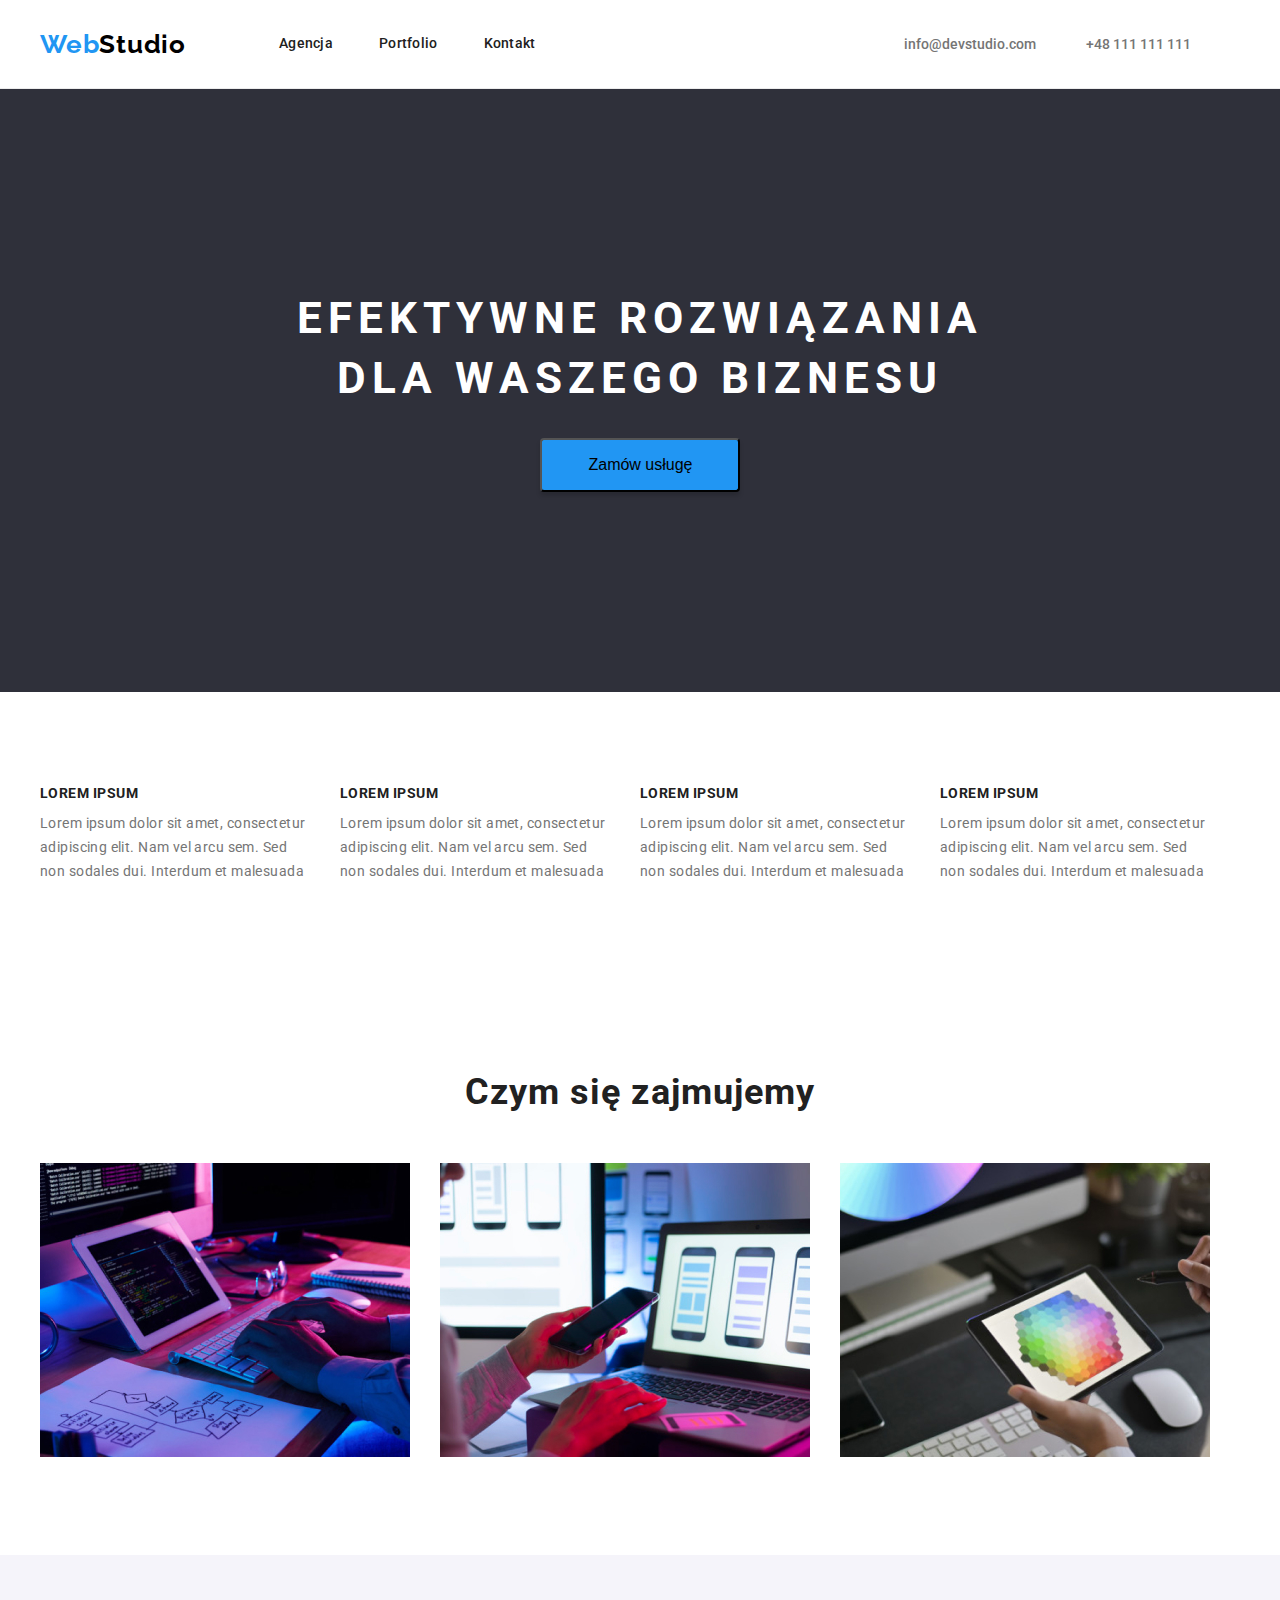
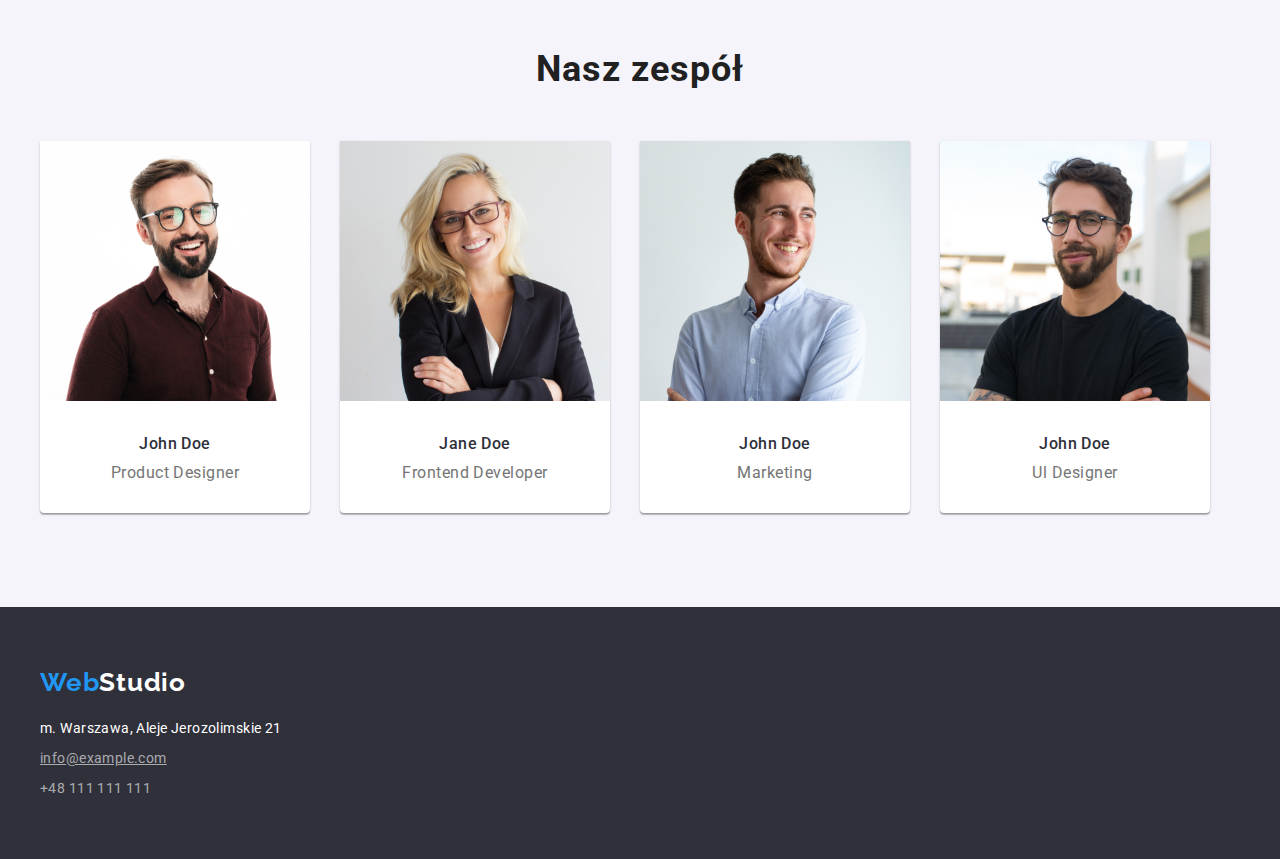
<file: index.html>
<!DOCTYPE html>
<html lang="pl">
  <head>
    <meta charset="UTF-8" />
    <meta http-equiv="X-UA-Compatible" content="IE=edge" />
    <meta name="viewport" content="width=device-width, initial-scale=1.0" />
    <title>Studio</title>
    <link
      rel="stylesheet"
      href="https://cdnjs.cloudflare.com/ajax/libs/modern-normalize/1.1.0/modern-normalize.min.css"
      integrity="sha512-wpPYUAdjBVSE4KJnH1VR1HeZfpl1ub8YT/NKx4PuQ5NmX2tKuGu6U/JRp5y+Y8XG2tV+wKQpNHVUX03MfMFn9Q=="
      crossorigin="anonymous"
      referrerpolicy="no-referrer"
    />
    <link href="css/styles.css" rel="stylesheet" />

    <!--fonts-->
    <link
      href="https://fonts.googleapis.com/css2?family=Raleway:wght@700&family=Roboto:wght@400;500;700;900&display=swap"
      rel="stylesheet"
    />
  </head>

  <body>
    <div class="wrapper">
      
        <header class="top-nav">
          <div class="container" style="background-color: var(--white)" >
            <div class="top-box">
          <a class="logo" href="#"><span class="logo-first-letters">Web</span>Studio</a>

          <nav>
            <ul class="menu">
              <li><a href="#">Agencja</a></li>
              <li><a href="portfolio.html">Portfolio</a></li>
              <li><a href="#">Kontakt</a></li>
            </ul>
          </nav>

          <ul class="contacts">
            <li class="list-item-address">
              <a href="mailto:info@devstudio.com" target="_blank">info@devstudio.com</a>
            </li class="list-item-address">
            <li><a href="tel:+48111111111" target="_blank">+48 111 111 111</a></li>
          </ul>
        </div>
        </div>
        </header>
      
      <main>
        <section class="section darkGray">
        <div class="big-title">
          <h1 class="title">EFEKTYWNE ROZWIĄZANIA DLA WASZEGO BIZNESU</h1>

          <button class="button" type="button">Zamów usługę</button>
        </div>
      </section>

        <section class="section">
          <div class="container">
          <ul class="description-list">
            <li>
              <h4>Lorem ipsum</h4>
              <p>
                Lorem ipsum dolor sit amet, consectetur adipiscing elit. Nam vel arcu sem. Sed non
                sodales dui. Interdum et malesuada
              </p>
            </li>
            <li>
              <h4>Lorem ipsum</h4>
              <p>
                Lorem ipsum dolor sit amet, consectetur adipiscing elit. Nam vel arcu sem. Sed non
                sodales dui. Interdum et malesuada
              </p>
            </li>
            <li>
              <h4>Lorem ipsum</h4>
              <p>
                Lorem ipsum dolor sit amet, consectetur adipiscing elit. Nam vel arcu sem. Sed non
                sodales dui. Interdum et malesuada
              </p>
            </li>
            <li>
              <h4>Lorem ipsum</h4>
              <p>
                Lorem ipsum dolor sit amet, consectetur adipiscing elit. Nam vel arcu sem. Sed non
                sodales dui. Interdum et malesuada
              </p>
            </li>
          </ul>
        </div>
        </section>

        <section class="section" >
          <div class="container">
          <h2 class="small-title">Czym się zajmujemy</h2>
          <ul class="images-studio-top">
            <li>
              <img src="images/img.jpg" alt="Ręce na klawiaturze" width="370" height="294" />
            </li>
            <li>
              <img src="images/img1.jpg" alt="Praca z laptopem" width="370" height="294" />
            </li>
            <li>
              <img src="images/img2.jpg" alt="Praca z tabletem" width="370" height="294" />
            </li>
          </ul>
        </div>
        </section>
        
        <section class="section" style="background-color: var(--bright);">
          <div class="container" style="background-color: var(--bright);">
          <h2 class="last-title">Nasz zespół</h2>
          <ul class="worker-list">
            <li class="list-item">
              <figure>
                <img src="images/img3.jpg" width="270" height="260" alt="John Doe" />
                <figcaption>
                  <h3>John Doe</h3>
                  <p>Product Designer</p>
                </figcaption>
              </figure>
            </li>

            <li class="list-item">
              <figure>
                <img src="images/img4.jpg" width="270" height="260" alt="John Doe" />
                <figcaption>
                  <h3>Jane Doe</h3>
                  <p>Frontend Developer</p>
                </figcaption>
              </figure>
            </li>

            <li class="list-item">
              <figure>
                <img src="images/img5.jpg" width="270" height="260" alt="John Doe" />
                <figcaption>
                  <h3>John Doe</h3>
                  <p>Marketing</p>
                </figcaption>
              </figure>
            </li>
            <li class="list-item">
              <figure>
                <img src="images/img6.jpg" width="270" height="260" alt="John Doe" />
                <figcaption>
                  <h3>John Doe</h3>
                  <p>Ul Designer</p>
                </figcaption>
              </figure>
            </li>
          </ul>
        </div>
        </section>
      
      </main>
      
      <footer class="footer">
        <div class="container" style="background-color: var(--darkGray)">
          <a class="logo-footer" href="#"><span class="logo-first-letters">Web</span>Studio</a>

          <address>
            <ul class="footer-address">
              <li class="first-item">
                <a
                  href="https://www.google.pl/maps/place/al.+Jerozolimskie+21,+00-508+Warszawa/@52.2305286,21.013843,17z/data=!3m1!4b1!4m5!3m4!1s0x471eccf3e52bee23:0xc5163bc7ec8d4437!8m2!3d52.2305286!4d21.0160317
   "
                  target="_blank"
                  >m. Warszawa, Aleje Jerozolimskie 21</a
                >
              </li>

              <li class="second-item">
                <a href="mailto:info@example.com" target="_blank">info@example.com</a>
              </li>
              <li class="third-item">
                <a href="tel:+48111111111" target="_blank">+48 111 111 111</a>
              </li>
            </ul>
          </address>
        </div>
      </footer>
    
    </div>
  </body>
</html>
</file>
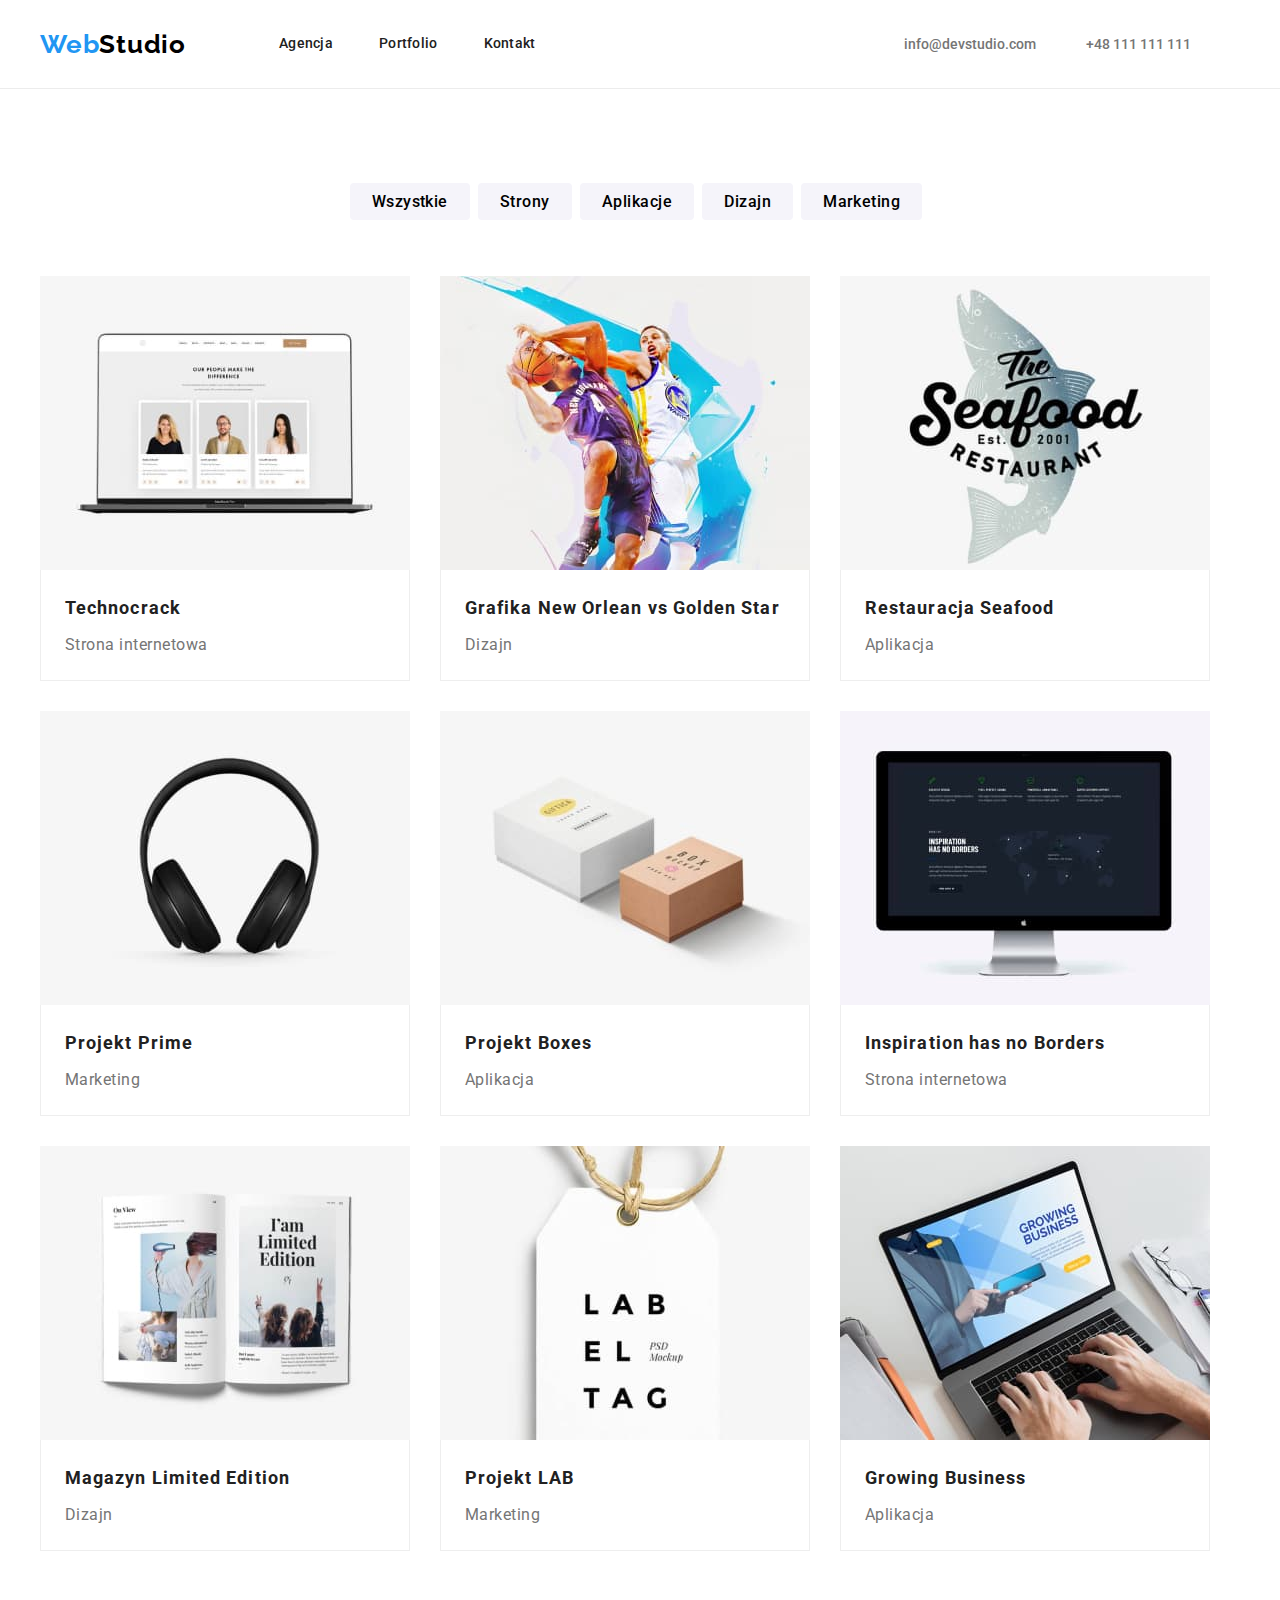
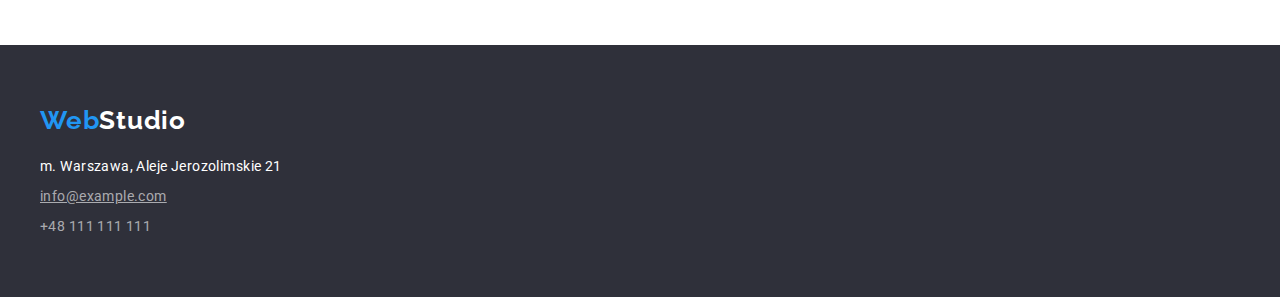
<file: portfolio.html>
<!DOCTYPE html>
<html lang="pl">
  <head>
    <meta charset="UTF-8" />
    <meta http-equiv="X-UA-Compatible" content="IE=edge" />
    <meta name="viewport" content="width=device-width, initial-scale=1.0" />
    <title>Portfolio</title>
    <!--!modern-normalize-->
    <link
      rel="stylesheet"
      href="https://cdnjs.cloudflare.com/ajax/libs/modern-normalize/1.1.0/modern-normalize.min.css"
      integrity="sha512-wpPYUAdjBVSE4KJnH1VR1HeZfpl1ub8YT/NKx4PuQ5NmX2tKuGu6U/JRp5y+Y8XG2tV+wKQpNHVUX03MfMFn9Q=="
      crossorigin="anonymous"
      referrerpolicy="no-referrer"
    />
    <!--modern-normalize-->
    <link rel="stylesheet" href="css/styles.css" />
    <link rel="preconnect" href="https://fonts.googleapis.com" />
    <link rel="preconnect" href="https://fonts.gstatic.com" crossorigin />
    <link
      href="https://fonts.googleapis.com/css2?family=Raleway:wght@700&family=Roboto:wght@400;500;700;900&display=swap"
      rel="stylesheet"
    />
  </head>
  <body>
    <div class="wrapper">
      <header class="top-nav">
        <div class="container" style="background-color: var(--white)">
          <div class="top-box">
            <a class="logo" href="index.html"><span class="logo-first-letters">Web</span>Studio</a>
            <nav>
              <ul class="menu">
                <li><a href="#">Agencja</a></li>
                <li><a href="#">Portfolio</a></li>
                <li><a href="#">Kontakt</a></li>
              </ul>
            </nav>
            <ul class="contacts">
              <li class="list-item-address">
                <a href="mailto:info@devstudio.com" target="_blank">info@devstudio.com</a>
              </li>
              <li class="list-item-address">
                <a href="tel:+48111111111" target="_blank">+48 111 111 111</a>
              </li>
            </ul>
          </div>
        </div>
      </header>

      <main>
        <section class="section">
          <div class="container">
            <ul class="buttons-portfolio">
              <li>
                <button class="button-item" type="button">Wszystkie</button>
              </li>
              <li>
                <button class="button-item" type="button">Strony</button>
              </li>
              <li>
                <button class="button-item" type="button">Aplikacje</button>
              </li>
              <li>
                <button class="button-item" type="button">Dizajn</button>
              </li>
              <li>
                <button class="button-item" type="button">Marketing</button>
              </li>
            </ul>

            <ul class="images-portfolio">
              <li class="portfolio-item">
                <figure>
                  <img src="images/pic1.jpg" width="370" height="294" alt="" />
                  <figcaption class="images-description">
                    <h3>Technocrack</h3>
                    <span>Strona internetowa</span>
                  </figcaption>
                </figure>
              </li>
              <li class="portfolio-item">
                <figure>
                  <img src="images/pic2.jpg" width="370" height="294" alt="" />
                  <figcaption class="images-description">
                    <h3>Grafika New Orlean vs Golden Star</h3>
                    <span>Dizajn</span>
                  </figcaption>
                </figure>
              </li>
              <li class="portfolio-item">
                <figure>
                  <img src="images/pic3.jpg" width="370" height="294" alt="" />
                  <figcaption class="images-description">
                    <h3>Restauracja Seafood</h3>
                    <span>Aplikacja</span>
                  </figcaption>
                </figure>
              </li>
              <li class="portfolio-item">
                <figure>
                  <img src="images/pic4.jpg" width="370" height="294" alt="" />
                  <figcaption class="images-description">
                    <h3>Projekt Prime</h3>
                    <span>Marketing</span>
                  </figcaption>
                </figure>
              </li>
              <li class="portfolio-item">
                <figure>
                  <img src="images/pic5.jpg" width="370" height="294" alt="" />
                  <figcaption class="images-description">
                    <h3>Projekt Boxes</h3>
                    <span>Aplikacja</span>
                  </figcaption>
                </figure>
              </li>
              <li class="portfolio-item">
                <figure>
                  <img src="images/pic6.jpg" width="370" height="294" alt="" />
                  <figcaption class="images-description">
                    <h3>Inspiration has no Borders</h3>
                    <span>Strona internetowa</span>
                  </figcaption>
                </figure>
              </li>
              <li class="portfolio-item">
                <figure>
                  <img src="images/pic7.jpg" width="370" height="294" alt="" />
                  <figcaption class="images-description">
                    <h3>Magazyn Limited Edition</h3>
                    <span>Dizajn</span>
                  </figcaption>
                </figure>
              </li>
              <li class="portfolio-item">
                <figure>
                  <img src="images/pic8.jpg" width="370" height="294" alt="" />
                  <figcaption class="images-description">
                    <h3>Projekt LAB</h3>
                    <span>Marketing</span>
                  </figcaption>
                </figure>
              </li>
              <li class="portfolio-item">
                <figure>
                  <img src="images/pic9.jpg" width="370" height="294" alt="" />
                  <figcaption class="images-description">
                    <h3>Growing Business</h3>
                    <span>Aplikacja</span>
                  </figcaption>
                </figure>
              </li>
            </ul>
          </div>
        </section>
      </main>
      <footer class="footer">
        <div class="container" style="background-color: var(--darkGray)">
          <a class="logo-footer" href="#"><span class="logo-first-letters">Web</span>Studio</a>

          <address>
            <ul class="footer-address">
              <li class="first-item">
                <a
                  href="https://www.google.pl/maps/place/al.+Jerozolimskie+21,+00-508+Warszawa/@52.2305286,21.013843,17z/data=!3m1!4b1!4m5!3m4!1s0x471eccf3e52bee23:0xc5163bc7ec8d4437!8m2!3d52.2305286!4d21.0160317
     "
                  target="_blank"
                  >m. Warszawa, Aleje Jerozolimskie 21</a
                >
              </li>

              <li class="second-item">
                <a href="mailto:info@example.com" target="_blank">info@example.com</a>
              </li>
              <li class="third-item">
                <a href="tel:+48111111111" target="_blank">+48 111 111 111</a>
              </li>
            </ul>
          </address>
        </div>
      </footer>
    </div>
  </body>
</html>
</file>
<file: css/styles.css>
* {
  margin: 0;
  padding: 0;
  box-sizing: border-box;
}
.darkGray {
  background: var(--darkGray);
}
:root {
  --white: #ffffff;
  --bright: #f5f4fa;
  --black: #000000;
  --veryDark: #212121;
  --blue: #2196f3;
  --lightGray: #e5e5e5;
  --gray: #757575;
  --darkGray: #2f303a;
  --whiteGray: #ececec;
}
body {
  font-family: 'Roboto', sans-serif;
  background-color: var(--lightGray);
  color: var(--veryDark);
}
.wrapper {
  background-color: var(--white);
  margin: auto;
}
.container {
  width: 1200px;
  margin: auto;
}
.section {
  padding-top: 94px;
  padding-bottom: 94px;
}
.top-nav {
  background-color: var(--white);

  border-bottom: 1px solid var(--whiteGray);
}
.top-box {
  display: flex;
}
.container a {
  text-decoration: none;
}

.logo {
  font-family: 'Raleway';
  color: var(--black);
  font-weight: 700;
  font-size: 26px;
  line-height: 0.72;
  letter-spacing: 0.03em;
  display: flex;
  align-items: center;
}

.logo-first-letters {
  color: var(--blue);
}

.menu {
  list-style-type: none;
  padding-top: 32px;
  padding-bottom: 32px;
  align-items: center;
  font-size: 14px;
  font-weight: 500;
  line-height: 1.7;
  letter-spacing: 0.02em;
  display: flex;
  width: 254px;
  margin-left: 93px;
}
.menu li {
  margin-right: 46px;
}
.menu > li > a {
  color: inherit;
  text-decoration: none;
  line-height: 1.17;
}
.menu > li > a:hover {
  color: var(--blue);
}
.menu > li > a:focus {
  color: var(--blue);
}

.contacts {
  list-style-type: none;
  display: flex;
  margin-left: 371px;
  font-size: 14px;
  font-weight: 500;
  color: var(--gray);
  align-items: center;
}

.list-item-address:first-child {
  margin-right: 50px;
}

.contacts > li > a {
  text-decoration: none;
  color: var(--gray);
  line-height: 1.17;
}
.contacts > li > a:hover {
  color: var(--blue);
}
.contacts > li > a:focus {
  color: var(--blue);
}
.big-title {
  display: flex;
  background: var(--darkGray);
  align-items: center;
  justify-content: center;
  flex-direction: column;
  text-align: center;
  padding-bottom: 106px;
  padding-top: 106px;
}

.title {
  width: 696px;

  color: var(--white);

  font-size: 44px;
  letter-spacing: 6px;
  line-height: 1.36;
}
.button {
  width: 200px;
  padding: 10px 41px 10px 42px;
  margin-top: 30px;
  font-size: 16px;
  line-height: 1.87;
  background: var(--blue);
  box-shadow: 0px 4px 4px rgba(0, 0, 0, 0.15);
  border-radius: 4px;
}
.button:hover {
  cursor: pointer;
}
.button:focus {
  background-color: var(--blue);
}

.description-list {
  list-style-type: none;
  letter-spacing: 0.03em;
  display: flex;

  margin: auto;
  padding: 0;
}
.description-list li {
  width: 270px;
  margin-right: 30px;
}

.description-list h4 {
  font-weight: 700;
  font-size: 14px;
  line-height: 1.14;
  width: 270px;
  text-transform: uppercase;
  margin-top: 0;
  color: var(--veryDark);
}

.description-list p {
  font-size: 14px;
  line-height: 1.7;
  margin-top: 10px;
  letter-spacing: 0.03em;
  color: var(--gray);
}
.container .images-studio-top {
  margin: auto;
}
.small-title {
  font-weight: 700;
  font-size: 36px;
  line-height: 1.16;

  letter-spacing: 0.03em;
  text-align: center;
  margin-bottom: 50px;
}

.images-studio-top {
  list-style-type: none;
  display: flex;
  margin-top: 50px;
  margin-left: 215px;

  padding: 0;
}
.images-studio-top li {
  padding-right: 30px;
}
.team {
  background: var(--bright);
}
.last-title {
  font-weight: 700;
  font-size: 36px;
  line-height: 1.16;

  letter-spacing: 0.03em;

  text-align: center;
}

.worker-list {
  list-style-type: none;
  margin-top: 50px;
  display: flex;
  width: 1170px;
  justify-content: space-between;
}
.list-item {
  background-color: var(--white);
  border-bottom-right-radius: 4px;
  border-bottom-left-radius: 4px;
  box-shadow: 0px 1px 3px rgba(0, 0, 0, 0.12), 0px 1px 1px rgba(0, 0, 0, 0.14),
    0px 2px 1px rgba(0, 0, 0, 0.2);
}
.worker-list h3 {
  font-weight: 500;
  font-size: 16px;
  line-height: 1.18;
  margin-top: 30px;
  letter-spacing: 0.03em;
  text-align: center;
  color: var(--darkGray);
}

.worker-list p {
  font-size: 16px;
  line-height: 1.18;
  margin-top: 10px;
  letter-spacing: 0.03em;
  text-align: center;
  color: var(--gray);
  padding-bottom: 30px;
}

.footer {
  background: var(--darkGray);
  display: flex;
}

.logo-footer {
  font-family: 'Raleway';
  color: var(--white);
  font-weight: 700;
  font-size: 26px;
  line-height: 1.19;
  letter-spacing: 0.03em;
  padding-top: 60px;
  display: flex;
}
.footer .logo-footer {
  text-decoration: none;
}

.footer-address {
  list-style-type: none;

  font-size: 14px;
  margin-top: 20px;
  line-height: 1.5;
  padding-bottom: 60px;
}
.footer-address .first-item {
  margin-bottom: 9px;
}
.footer-address .second-item {
  margin-bottom: 9px;
}
.footer-address > .first-item > a {
  text-decoration: none;
  color: var(--white);

  font-style: normal;
  letter-spacing: 0.03em;
}

.footer-address > .second-item > a {
  text-decoration-line: underline;
  letter-spacing: 0.03em;
  font-style: normal;
  color: rgba(255, 255, 255, 0.6);
}

.footer-address a:focus {
  color: var(--blue);
}

.footer-address > .third-item > a {
  text-decoration: none;
  font-style: normal;
  color: rgba(255, 255, 255, 0.6);
  letter-spacing: 0.03em;
}
.footer-address a:hover {
  color: var(--blue);
}
.footer-address a:focus {
  color: var(--blue);
}

.buttons-portfolio {
  list-style-type: none;
  display: flex;
  justify-content: center;
}
.button-item {
  padding: 6px 22px;
  border: none;
  background: var(--bright);
  border-radius: 4px;
  margin-right: 8px;
  font-family: 'Roboto';

  font-weight: 500;
  font-size: 16px;
  line-height: 1.6;
  letter-spacing: 0.03em;
}
.button-item:hover {
  cursor: pointer;
  background-color: var(--blue);
}
.button-item:focus {
  background-color: var(--blue);
}
.images-portfolio {
  list-style-type: none;
  margin-top: 56px;

  display: flex;
  flex-wrap: wrap;
  gap: 30px;

  background-color: var(--white);
}
.portfolio-item img {
  vertical-align: middle;
}

.images-portfolio h3 {
  font-weight: 700;
  font-size: 18px;
  line-height: 2;

  letter-spacing: 0.06em;
}

.images-portfolio span {
  font-size: 16px;
  line-height: 1.87;

  margin-top: 4px;
  letter-spacing: 0.03em;
  display: flex;
  flex-direction: column;
  color: var(--gray);
}
.images-description {
  padding-left: 24px;
  padding-bottom: 20px;
  border-bottom: 1px solid #eeeeee;
  border-right: 1px solid #eeeeee;
  border-left: 1px solid #eeeeee;
  padding-top: 20px;
}
</file>
